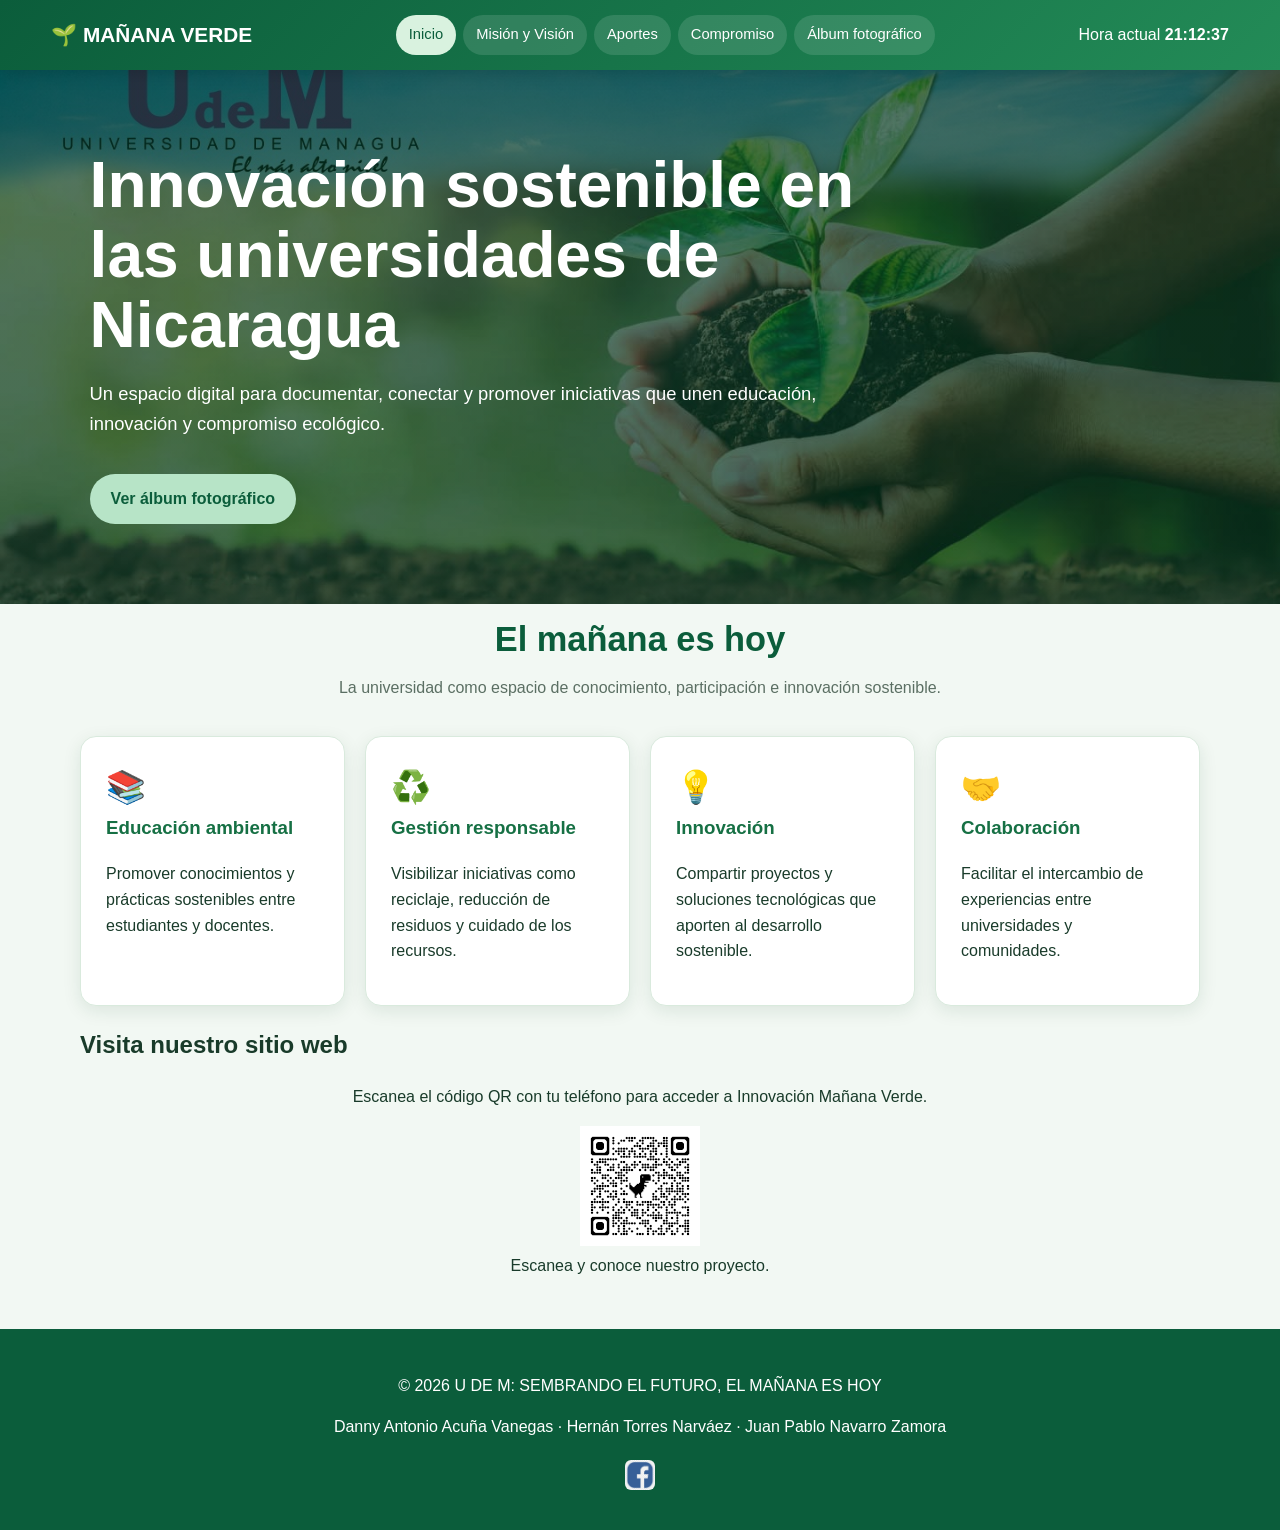
<file: paginaweb/index.html>
<!DOCTYPE html>
<html lang="es">
<head><meta charset="UTF-8"><meta name="viewport" content="width=device-width, initial-scale=1.0"><link rel="stylesheet" href="./style/style.css"><title>Mañana Verde | Innovación Sostenible</title></head>
<body>
<header class="site-header">
    <div class="header-content"><a class="brand" href="./index.html">🌱 MAÑANA VERDE</a>
        <nav class="main-nav" aria-label="Navegación principal">
    <a class="activo" href="./index.html">Inicio</a>
    <a href="./html/Mision y Vision.html">Misión y Visión</a>
    <a href="./html/aportes.html">Aportes</a>
    <a href="./html/compromiso.html">Compromiso</a>
    <a href="./html/album.html">Álbum fotográfico</a>
</nav>
<!-- RELOJ -->
            <div class="reloj-container">
                <span>Hora actual</span>
                <strong id="reloj">00:00:00</strong>
            </div>
</div></header>
<section class="hero">
<div class="hero-content">
    <h1>Innovación sostenible en las universidades de Nicaragua</h1>
    <p>Un espacio digital para documentar, conectar y promover iniciativas que unen educación, innovación y compromiso ecológico.</p>
    <a class="btn" href="./html/album.html">Ver álbum fotográfico</a>
</div>
</section>
<main class="container">
    <div class="section-title">
        <h2>El mañana es hoy</h2>
        <p>La universidad como espacio de conocimiento, participación e innovación sostenible.</p>
    </div>
<div class="cards">
    <div class="card">
        <div class="icon">📚</div>
        <h3>Educación ambiental</h3>
        <p>Promover conocimientos y prácticas sostenibles entre estudiantes y docentes.</p>
    </div><div class="card">
        <div class="icon">♻️</div>
        <h3>Gestión responsable</h3>
        <p>Visibilizar iniciativas como reciclaje, reducción de residuos y cuidado de los recursos.</p>
        </div>
        <div class="card">
        <div class="icon">💡</div>
        <h3>Innovación</h3>
        <p>Compartir proyectos y soluciones tecnológicas que aporten al desarrollo sostenible.</p>
    </div><div class="card">
        <div class="icon">🤝</div>
        <h3>Colaboración</h3>
        <p>Facilitar el intercambio de experiencias entre universidades y comunidades.</p>
    </div>
</div>
    <section class="seccion-qr">
    <h2>Visita nuestro sitio web</h2>
    <p align="Center">
        Escanea el código QR con tu teléfono
        para acceder a Innovación Mañana Verde.
    </p>
    <figure align="Center">
        <img src="img/QR.png"
             alt="Código QR para acceder al sitio web"
             width="120"
             height="120">
        <figcaption align="Center">
            Escanea y conoce nuestro proyecto.
        </figcaption>
    </figure>
</section>
</main>
<footer class="site-footer">
    <p>© 2026 U DE M: SEMBRANDO EL FUTURO, EL MAÑANA ES HOY</p><p>Danny Antonio Acuña Vanegas · Hernán Torres Narváez · Juan Pablo Navarro Zamora</p><div class="social"><a href="https://www.facebook.com/share/1LHL4pQx3z/"><img src="./img/facebook.png" alt="Facebook"></a></div></footer>
<!-- ARCHIVO JAVASCRIPT -->
    <script src="js/script.js"></script>
</body></html>
</file>
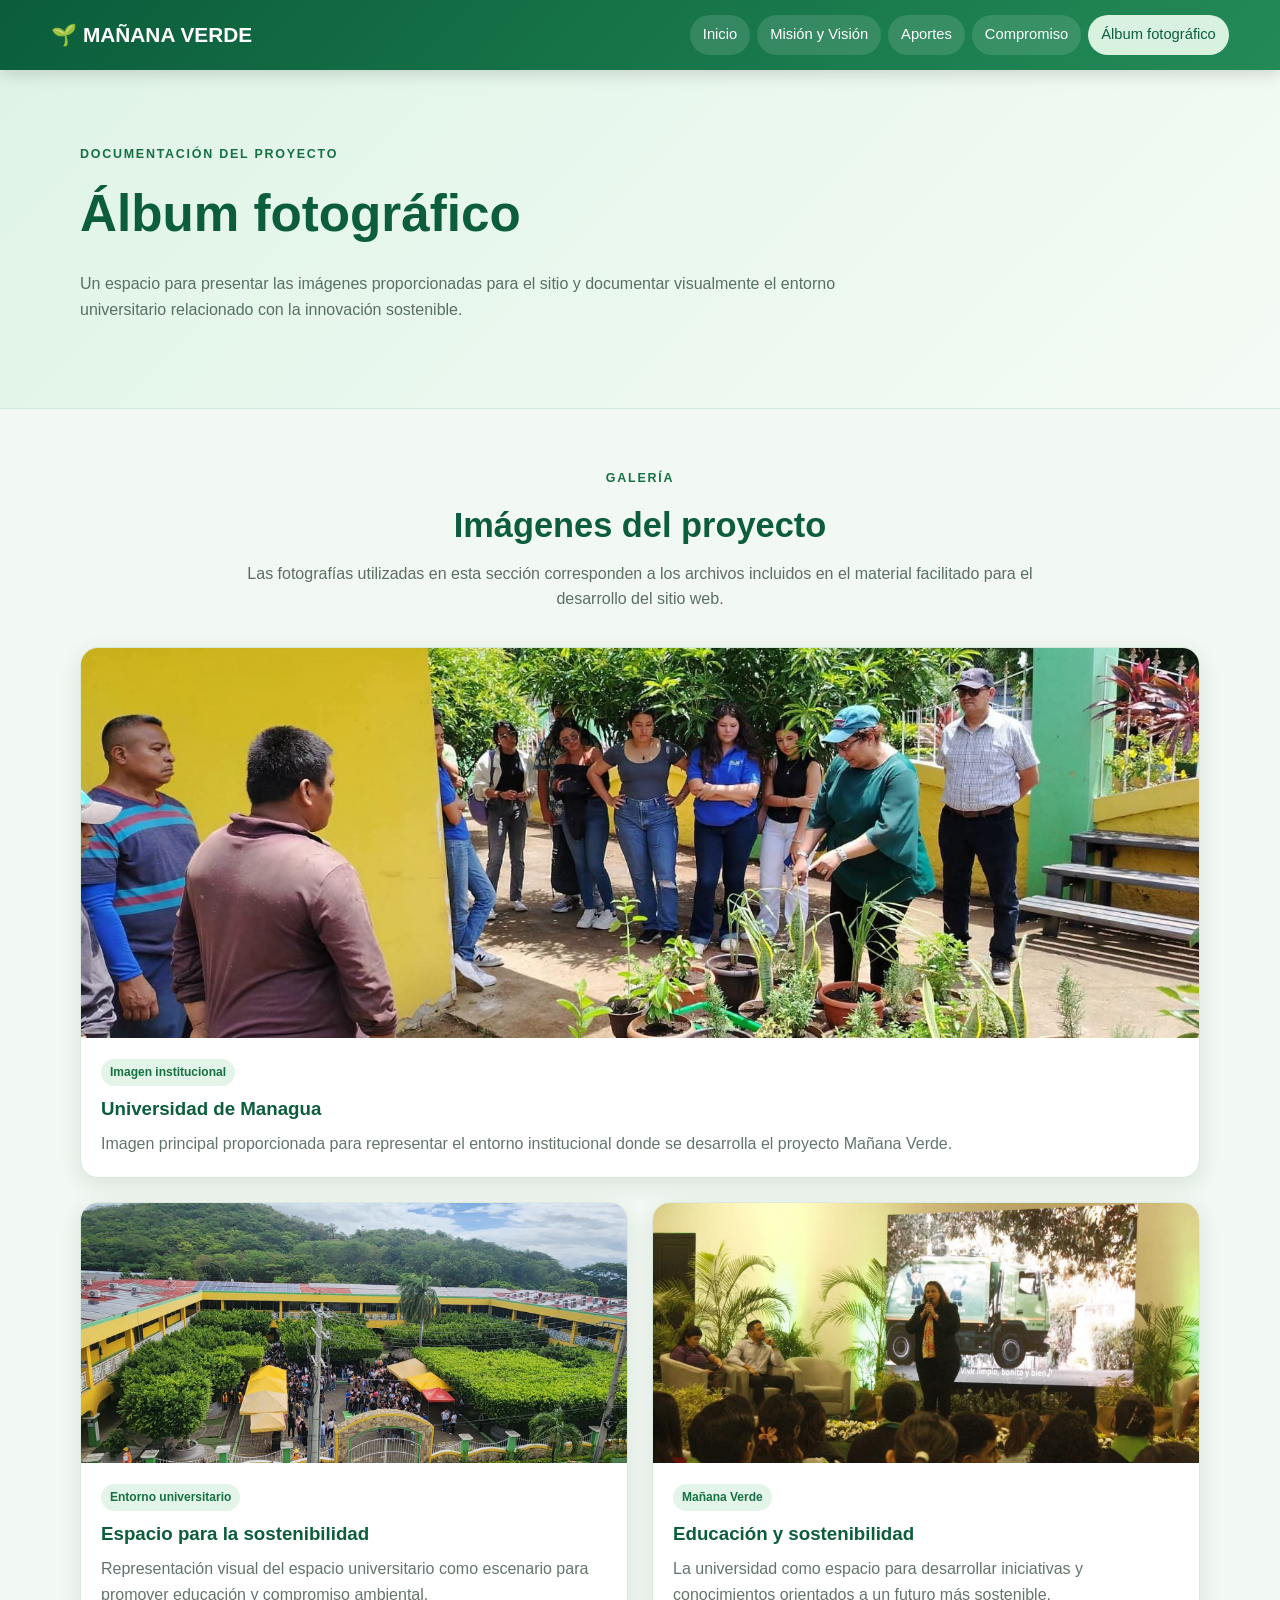
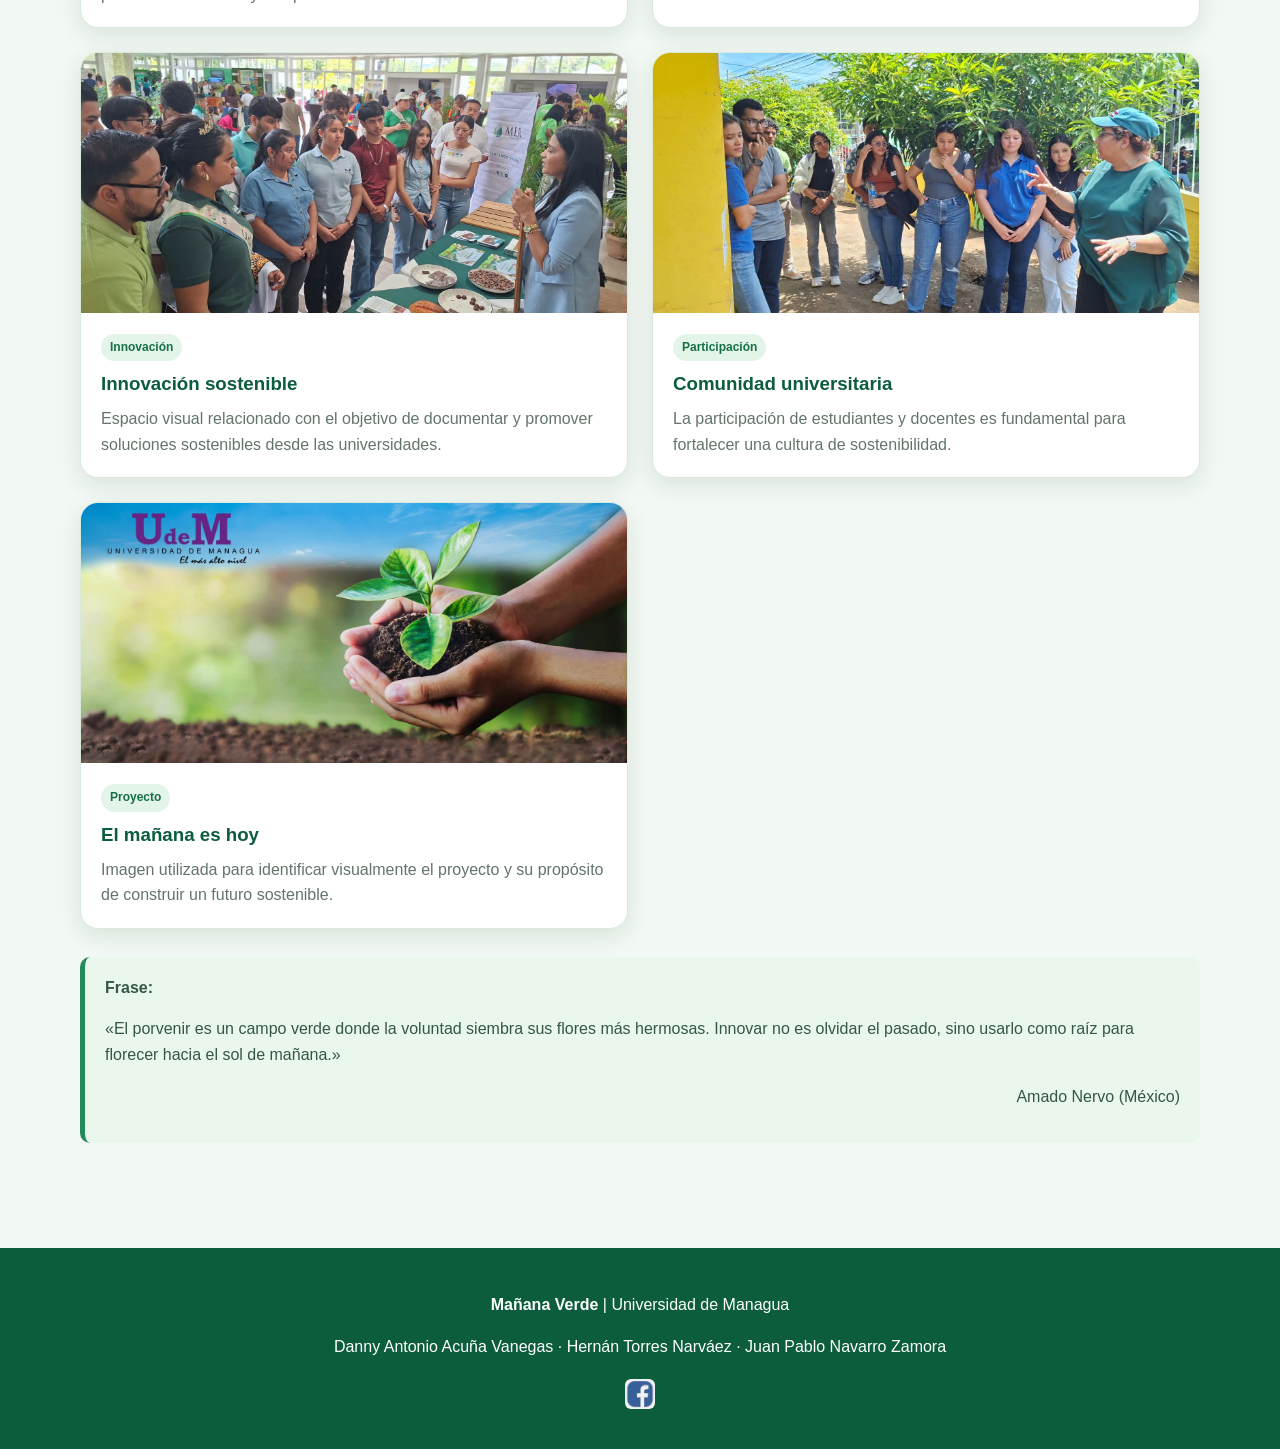
<file: paginaweb/html/album.html>
<!DOCTYPE html>
<html lang="es">
<head>
    <meta charset="UTF-8">
    <meta name="viewport" content="width=device-width, initial-scale=1.0">
    <meta name="description" content="Álbum fotográfico del proyecto Mañana Verde sobre innovación sostenible universitaria.">
    <link rel="stylesheet" href="../style/style.css">
    <title>Álbum fotográfico | Mañana Verde</title>
</head>
<body>
    <!-- Encabezado principal -->
    <header class="site-header">
        <div class="header-content">
            <a class="brand" href="../index.html">🌱 MAÑANA VERDE</a>

            <!-- Menú de navegación -->
            <nav class="main-nav" aria-label="Navegación principal">
                <a href="../index.html">Inicio</a>
                <a href="Mision y Vision.html">Misión y Visión</a>
                <a href="aportes.html">Aportes</a>
                <a href="compromiso.html">Compromiso</a>
                <a class="activo" href="album.html">Álbum fotográfico</a>
            </nav>
         </div>
    </header>

    <!-- Contenido principal -->
    <main>
        <section class="page-banner">
            <div class="container">
                <span class="eyebrow">DOCUMENTACIÓN DEL PROYECTO</span>
                <h1>Álbum fotográfico</h1>
                <p>
                    Un espacio para presentar las imágenes proporcionadas para el sitio y documentar
                    visualmente el entorno universitario relacionado con la innovación sostenible.
                </p>
            </div>
        </section>

        <section class="container section-space">
            <div class="section-title">
                <span class="eyebrow">GALERÍA</span>
                <h2>Imágenes del proyecto</h2>
                <p>
                    Las fotografías utilizadas en esta sección corresponden a los archivos incluidos
                    en el material facilitado para el desarrollo del sitio web.
                </p>
            </div>

            <!-- Galería: se utilizan las imágenes reales entregadas con el proyecto -->
            <div class="album-grid">
                <article class="photo-card photo-card-large">
                    <figure>
                        <img src="../img/Sostenibilidad.jpeg" alt="Imagen institucional de la Universidad de Managua">
                        <figcaption>
                            <span class="photo-tag">Imagen institucional</span>
                            <h3>Universidad de Managua</h3>
                            <p>
                                Imagen principal proporcionada para representar el entorno institucional
                                donde se desarrolla el proyecto Mañana Verde.
                            </p>
                        </figcaption>
                    </figure>
                </article>

                <article class="photo-card">
                    <figure>
                        <img src="../img/Entorno.jpeg" alt="Entorno universitario representado por la imagen institucional">
                        <figcaption>
                            <span class="photo-tag">Entorno universitario</span>
                            <h3>Espacio para la sostenibilidad</h3>
                            <p>
                                Representación visual del espacio universitario como escenario para
                                promover educación y compromiso ambiental.
                            </p>
                        </figcaption>
                    </figure>
                </article>

                <article class="photo-card">
                    <figure>
                        <img src="../img/EduSostenible.jpeg" alt="Comunidad universitaria y futuro sostenible">
                        <figcaption>
                            <span class="photo-tag">Mañana Verde</span>
                            <h3>Educación y sostenibilidad</h3>
                            <p>
                                La universidad como espacio para desarrollar iniciativas y conocimientos
                                orientados a un futuro más sostenible.
                            </p>
                        </figcaption>
                    </figure>
                </article>

                <article class="photo-card">
                    <figure>
                        <img src="../img/innovacion.jpeg" alt="Innovación sostenible en el entorno universitario">
                        <figcaption>
                            <span class="photo-tag">Innovación</span>
                            <h3>Innovación sostenible</h3>
                            <p>
                                Espacio visual relacionado con el objetivo de documentar y promover
                                soluciones sostenibles desde las universidades.
                            </p>
                        </figcaption>
                    </figure>
                </article>

                <article class="photo-card">
                    <figure>
                        <img src="../img/Universitario.jpeg" alt="Participación de la comunidad universitaria">
                        <figcaption>
                            <span class="photo-tag">Participación</span>
                            <h3>Comunidad universitaria</h3>
                            <p>
                                La participación de estudiantes y docentes es fundamental para fortalecer
                                una cultura de sostenibilidad.
                            </p>
                        </figcaption>
                    </figure>
                </article>

                <article class="photo-card">
                    <figure>
                        <img src="../img/udem.jpeg" alt="Proyecto Mañana Verde en la Universidad de Managua">
                        <figcaption>
                            <span class="photo-tag">Proyecto</span>
                            <h3>El mañana es hoy</h3>
                            <p>
                                Imagen utilizada para identificar visualmente el proyecto y su propósito
                                de construir un futuro sostenible.
                            </p>
                        </figcaption>
                    </figure>
                </article>
            </div>

            <aside class="album-note">
                <strong>Frase:</strong><p>«El porvenir es un campo verde donde la voluntad siembra sus flores más hermosas. Innovar no es olvidar el pasado, sino usarlo como raíz para florecer hacia el sol de mañana.»</p>
                <p align="right">Amado Nervo (México)</p>    
                
            </aside>
        </section>
    </main>

    <!-- Pie de página -->
    <footer class="site-footer">
        <p><strong>Mañana Verde</strong> | Universidad de Managua</p>
        <p>Danny Antonio Acuña Vanegas · Hernán Torres Narváez · Juan Pablo Navarro Zamora</p>
        <div class="social">
            <a href="https://www.facebook.com/share/1LHL4pQx3z/" target="_blank" rel="noopener noreferrer" aria-label="Facebook">
                <img src="../img/facebook.png" alt="Facebook">
            </a>
        </div>
    </footer>
</body>
</html>
</file>
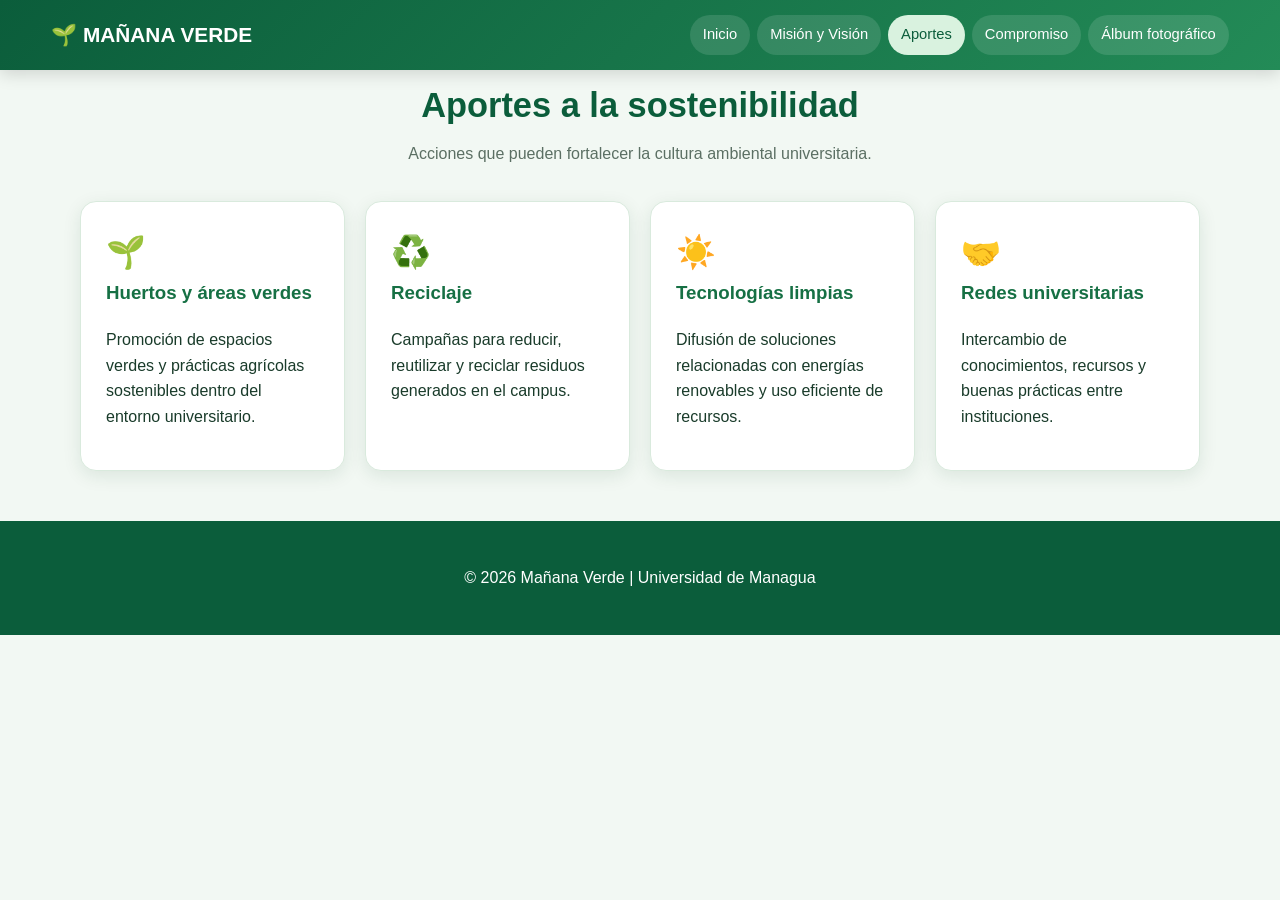
<file: paginaweb/html/aportes.html>
<!DOCTYPE html>
<html lang="es">
<head>
<meta charset="UTF-8">
<meta name="viewport" content="width=device-width, initial-scale=1.0">
<link rel="stylesheet" href="../style/style.css">
<title>Aportes | Mañana Verde</title>
</head>
<body>
  <header class="site-header"><div class="header-content">
  <a class="brand" href="../index.html">🌱 MAÑANA VERDE</a>
    <nav class="main-nav" aria-label="Navegación principal">
      <a href="../index.html">Inicio</a><a href="Mision y Vision.html">Misión y Visión</a>
      <a class="activo" href="aportes.html">Aportes</a>
      <a href="compromiso.html">Compromiso</a>
      <a href="album.html">Álbum fotográfico</a>
    </nav>
</div></header>
<main class="container">
  <div class="section-title">
    <h2>Aportes a la sostenibilidad</h2>
    <p>Acciones que pueden fortalecer la cultura ambiental universitaria.</p>
  </div>
  <div class="cards"><div class="card">
    <div class="icon">🌱</div>
    <h3>Huertos y áreas verdes</h3>
    <p>Promoción de espacios verdes y prácticas agrícolas sostenibles dentro del entorno universitario.</p>
  </div>
    <div class="card"><div class="icon">♻️</div>
      <h3>Reciclaje</h3><p>Campañas para reducir, reutilizar y reciclar residuos generados en el campus.</p>
    </div>
    <div class="card">
      <div class="icon">☀️</div>
      <h3>Tecnologías limpias</h3>
      <p>Difusión de soluciones relacionadas con energías renovables y uso eficiente de recursos.</p>
    </div><div class="card"><div class="icon">🤝</div>
      <h3>Redes universitarias</h3>
      <p>Intercambio de conocimientos, recursos y buenas prácticas entre instituciones.</p>
    </div>
  </div>
</main>
<footer class="site-footer">
  <p>© 2026 Mañana Verde | Universidad de Managua</p>
</footer>
</body>
</html>
</file>
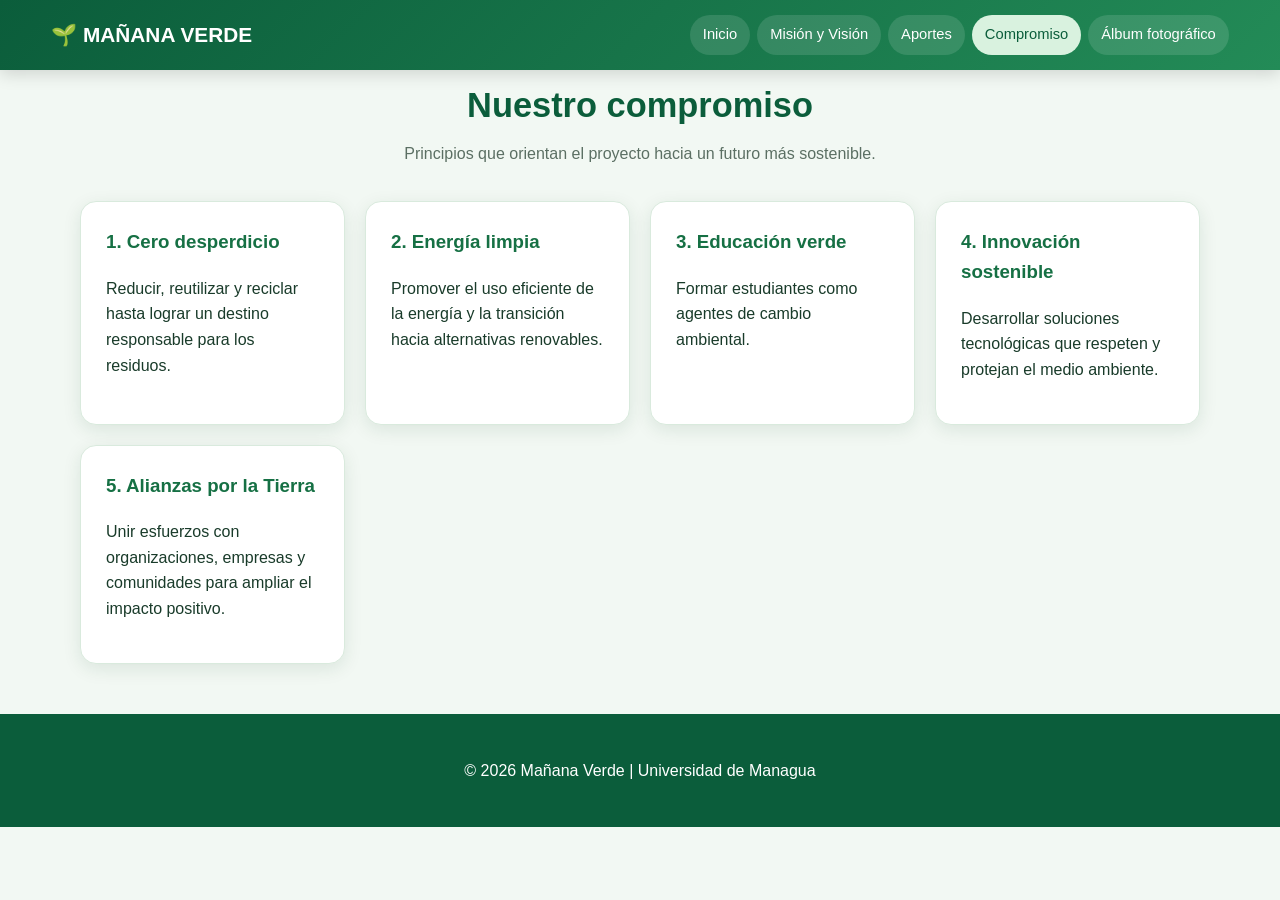
<file: paginaweb/html/compromiso.html>
<!DOCTYPE html>
<html lang="es"><head><meta charset="UTF-8"><meta name="viewport" content="width=device-width, initial-scale=1.0"><link rel="stylesheet" href="../style/style.css"><title>Compromiso | Mañana Verde</title></head>
<body><header class="site-header"><div class="header-content"><a class="brand" href="../index.html">🌱 MAÑANA VERDE</a><nav class="main-nav" aria-label="Navegación principal"><a href="../index.html">Inicio</a><a href="Mision y Vision.html">Misión y Visión</a><a href="aportes.html">Aportes</a><a class="activo" href="compromiso.html">Compromiso</a><a href="album.html">Álbum fotográfico</a></nav></div></header>
<main class="container"><div class="section-title"><h2>Nuestro compromiso</h2><p>Principios que orientan el proyecto hacia un futuro más sostenible.</p></div><div class="cards"><div class="card"><h3>1. Cero desperdicio</h3><p>Reducir, reutilizar y reciclar hasta lograr un destino responsable para los residuos.</p></div><div class="card"><h3>2. Energía limpia</h3><p>Promover el uso eficiente de la energía y la transición hacia alternativas renovables.</p></div><div class="card"><h3>3. Educación verde</h3><p>Formar estudiantes como agentes de cambio ambiental.</p></div><div class="card"><h3>4. Innovación sostenible</h3><p>Desarrollar soluciones tecnológicas que respeten y protejan el medio ambiente.</p></div><div class="card"><h3>5. Alianzas por la Tierra</h3><p>Unir esfuerzos con organizaciones, empresas y comunidades para ampliar el impacto positivo.</p></div></div></main>
<footer class="site-footer"><p>© 2026 Mañana Verde | Universidad de Managua</p></footer></body></html>
</file>
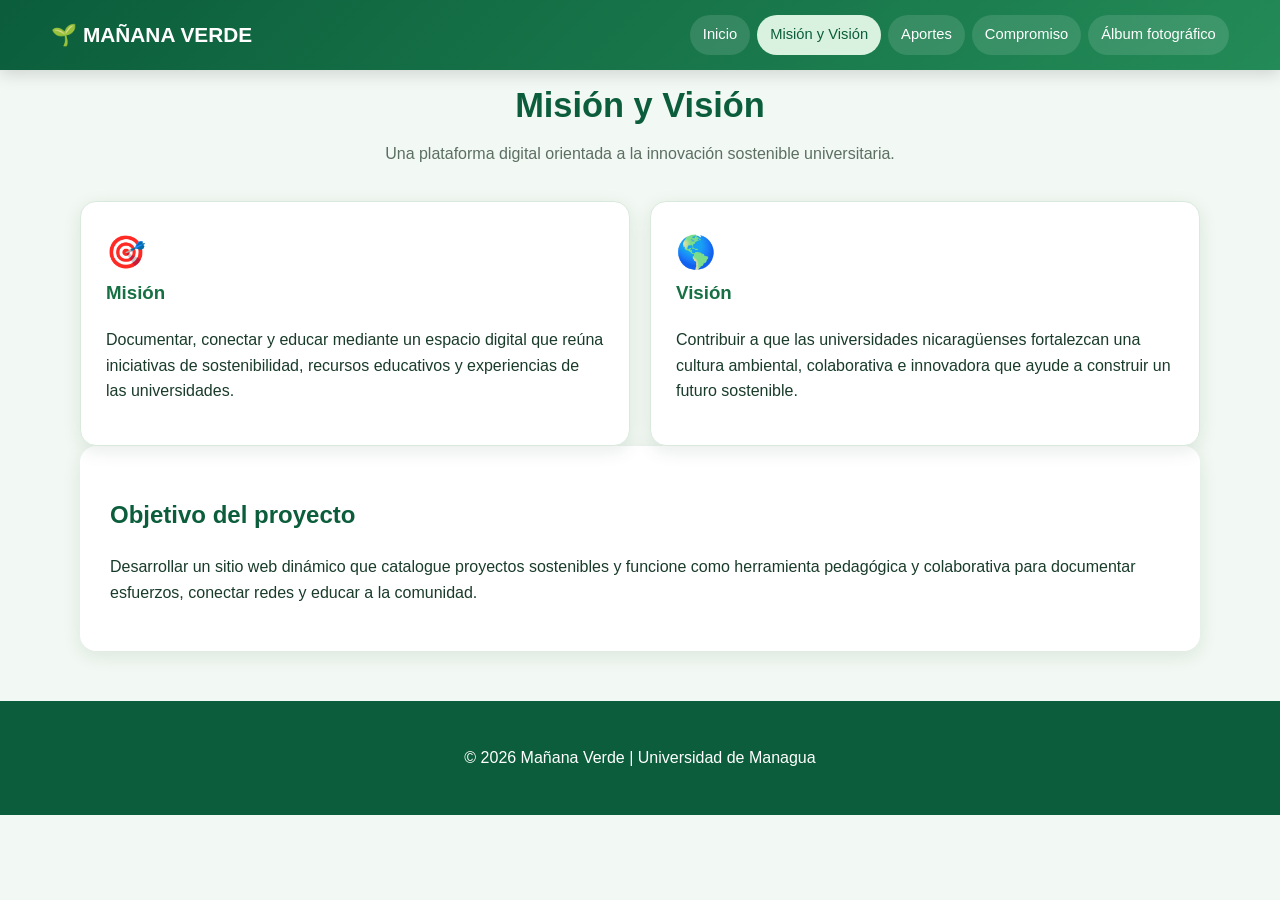
<file: paginaweb/html/Mision y Vision.html>
<!DOCTYPE html>
<html lang="es"><head><meta charset="UTF-8"><meta name="viewport" content="width=device-width, initial-scale=1.0"><link rel="stylesheet" href="../style/style.css"><title>Misión y Visión | Mañana Verde</title></head>
<body><header class="site-header"><div class="header-content"><a class="brand" href="../index.html">🌱 MAÑANA VERDE</a><nav class="main-nav" aria-label="Navegación principal"><a href="../index.html">Inicio</a><a class="activo" href="Mision y Vision.html">Misión y Visión</a><a href="aportes.html">Aportes</a><a href="compromiso.html">Compromiso</a><a href="album.html">Álbum fotográfico</a></nav>
</div></header>
<main class="container"><div class="section-title"><h2>Misión y Visión</h2><p>Una plataforma digital orientada a la innovación sostenible universitaria.</p></div><div class="cards"><div class="card"><div class="icon">🎯</div><h3>Misión</h3><p>Documentar, conectar y educar mediante un espacio digital que reúna iniciativas de sostenibilidad, recursos educativos y experiencias de las universidades.</p></div><div class="card"><div class="icon">🌎</div><h3>Visión</h3><p>Contribuir a que las universidades nicaragüenses fortalezcan una cultura ambiental, colaborativa e innovadora que ayude a construir un futuro sostenible.</p></div></div><div class="content-box"><h2>Objetivo del proyecto</h2><p>Desarrollar un sitio web dinámico que catalogue proyectos sostenibles y funcione como herramienta pedagógica y colaborativa para documentar esfuerzos, conectar redes y educar a la comunidad.</p></div></main>
<footer class="site-footer"><p>© 2026 Mañana Verde | Universidad de Managua</p></footer>
</body></html>
</file>
<file: paginaweb/style/style.css>
/* =========================================================
   MAÑANA VERDE - HOJA DE ESTILOS PRINCIPAL
   Proyecto desarrollado con HTML5 y CSS3
   ========================================================= */

/* ---------- Configuración general ---------- */
* {
    box-sizing: border-box;
}

html {
    scroll-behavior: smooth;
}

body {
    margin: 0;
    font-family: Arial, Helvetica, sans-serif;
    background: #f2f8f3;
    color: #193b2a;
    line-height: 1.6;
}

a {
    color: inherit;
}

img {
    max-width: 100%;
}

.container {
    width: min(1120px, 92%);
    margin: 0 auto;
}

/* ---------- Encabezado y navegación ---------- */
.site-header {
    position: sticky;
    top: 0;
    z-index: 1000;
    background: linear-gradient(135deg, #0b5d3b, #238b57);
    color: #ffffff;
    box-shadow: 0 4px 16px rgba(0, 0, 0, 0.15);
}

.header-content {
    width: min(1180px, 92%);
    margin: 0 auto;
    padding: 15px 0;
    display: flex;
    align-items: center;
    justify-content: space-between;
    gap: 20px;
}

.brand {
    color: #ffffff;
    text-decoration: none;
    font-size: 1.3rem;
    font-weight: 800;
    white-space: nowrap;
}

.main-nav {
    display: flex;
    flex-wrap: wrap;
    justify-content: flex-end;
    gap: 7px;
}

.main-nav a {
    color: #ffffff;
    text-decoration: none;
    padding: 8px 13px;
    border-radius: 22px;
    background: rgba(255, 255, 255, 0.12);
    font-size: 0.92rem;
    transition: 0.2s ease;
}

.main-nav a:hover,
.main-nav a.activo {
    background: #d9f2df;
    color: #0b5d3b;
}

/* ---------- Portada ---------- */
.hero {
    min-height: 500px;
    display: flex;
    align-items: center;
    padding: 80px 7%;
    background:
        linear-gradient(rgba(5, 55, 31, 0.67), rgba(5, 55, 31, 0.67)),
        url('../img/udem.jpeg') center/cover;
}

.hero-content {
    max-width: 850px;
    color: #ffffff;
}

.hero h1 {
    margin: 0 0 15px;
    font-size: clamp(2.1rem, 5vw, 4.2rem);
    line-height: 1.1;
}

.hero p {
    max-width: 760px;
    font-size: 1.15rem;
}

.btn {
    display: inline-block;
    margin-top: 18px;
    padding: 12px 21px;
    border-radius: 25px;
    background: #b7e4c7;
    color: #0b5d3b;
    text-decoration: none;
    font-weight: 700;
    transition: 0.2s ease;
}

.btn:hover {
    transform: translateY(-2px);
    background: #ffffff;
}

/* ---------- Secciones ---------- */
.section-space {
    padding: 55px 0;
}

.page-banner {
    padding: 70px 0;
    background: linear-gradient(135deg, #dff4e6, #f5fbf6);
    border-bottom: 1px solid #d6e9dc;
}

.page-banner h1 {
    margin: 8px 0;
    color: #0b5d3b;
    font-size: clamp(2rem, 4vw, 3.2rem);
}

.page-banner p {
    max-width: 780px;
    color: #587064;
}

.eyebrow {
    color: #167044;
    font-size: 0.78rem;
    font-weight: 800;
    letter-spacing: 0.14em;
}

.section-title {
    max-width: 820px;
    margin: 0 auto 35px;
    text-align: center;
}

.section-title h2 {
    margin: 8px 0;
    color: #0b5d3b;
    font-size: 2.15rem;
}

.section-title p {
    margin: 0;
    color: #5b6f63;
}

.cards {
    display: grid;
    grid-template-columns: repeat(auto-fit, minmax(220px, 1fr));
    gap: 20px;
}

.card {
    padding: 25px;
    background: #ffffff;
    border: 1px solid #d9eadd;
    border-radius: 16px;
    box-shadow: 0 5px 18px rgba(18, 65, 37, 0.10);
    transition: 0.2s ease;
}

.card:hover {
    transform: translateY(-4px);
}

.card h3 {
    margin-top: 0;
    color: #167044;
}

.icon {
    font-size: 2rem;
}

.content-box {
    margin-bottom: 25px;
    padding: 30px;
    background: #ffffff;
    border-radius: 16px;
    box-shadow: 0 5px 18px rgba(18, 65, 37, 0.10);
}

.content-box h2 {
    color: #0b5d3b;
}

/* ---------- Álbum fotográfico ---------- */
.album-grid {
    display: grid;
    grid-template-columns: repeat(2, minmax(0, 1fr));
    gap: 24px;
}

.photo-card {
    overflow: hidden;
    background: #ffffff;
    border: 1px solid #d9eadd;
    border-radius: 18px;
    box-shadow: 0 7px 22px rgba(18, 65, 37, 0.11);
    transition: 0.25s ease;
}

.photo-card:hover {
    transform: translateY(-5px);
    box-shadow: 0 12px 28px rgba(18, 65, 37, 0.16);
}

.photo-card figure {
    margin: 0;
}

.photo-card img {
    display: block;
    width: 100%;
    height: 260px;
    object-fit: cover;
}

.photo-card-large {
    grid-column: span 2;
}

.photo-card-large img {
    height: 390px;
}

.photo-card figcaption {
    padding: 20px;
}

.photo-tag {
    display: inline-block;
    margin-bottom: 8px;
    padding: 4px 9px;
    border-radius: 15px;
    background: #e3f5e8;
    color: #167044;
    font-size: 0.75rem;
    font-weight: 800;
}

.photo-card h3 {
    margin: 0 0 7px;
    color: #0b5d3b;
}

.photo-card p {
    margin: 0;
    color: #63756b;
}

.album-note {
    margin-top: 28px;
    padding: 18px 20px;
    border-left: 5px solid #238b57;
    border-radius: 10px;
    background: #e9f7ed;
    color: #355744;
}

/* ---------- Pie de página ---------- */
.site-footer {
    margin-top: 50px;
    padding: 28px 15px;
    background: #0b5d3b;
    color: #ffffff;
    text-align: center;
}

.social img {
    width: 30px;
    height: 30px;
    margin: 4px;
    border-radius: 6px;
    object-fit: cover;
}

/* ---------- Adaptación para celulares ---------- */
@media (max-width: 800px) {
    .header-content {
        flex-direction: column;
    }

    .main-nav {
        justify-content: center;
    }

    .hero {
        min-height: 430px;
        padding: 60px 6%;
    }

    .album-grid {
        grid-template-columns: 1fr;
    }

    .photo-card-large {
        grid-column: span 1;
    }

    .photo-card-large img,
    .photo-card img {
        height: 250px;
    }
}

@media (max-width: 520px) {
    .main-nav a {
        font-size: 0.82rem;
        padding: 7px 10px;
    }

    .page-banner {
        padding: 50px 0;
    }

    .section-space {
        padding: 40px 0;
    }
}
</file>
